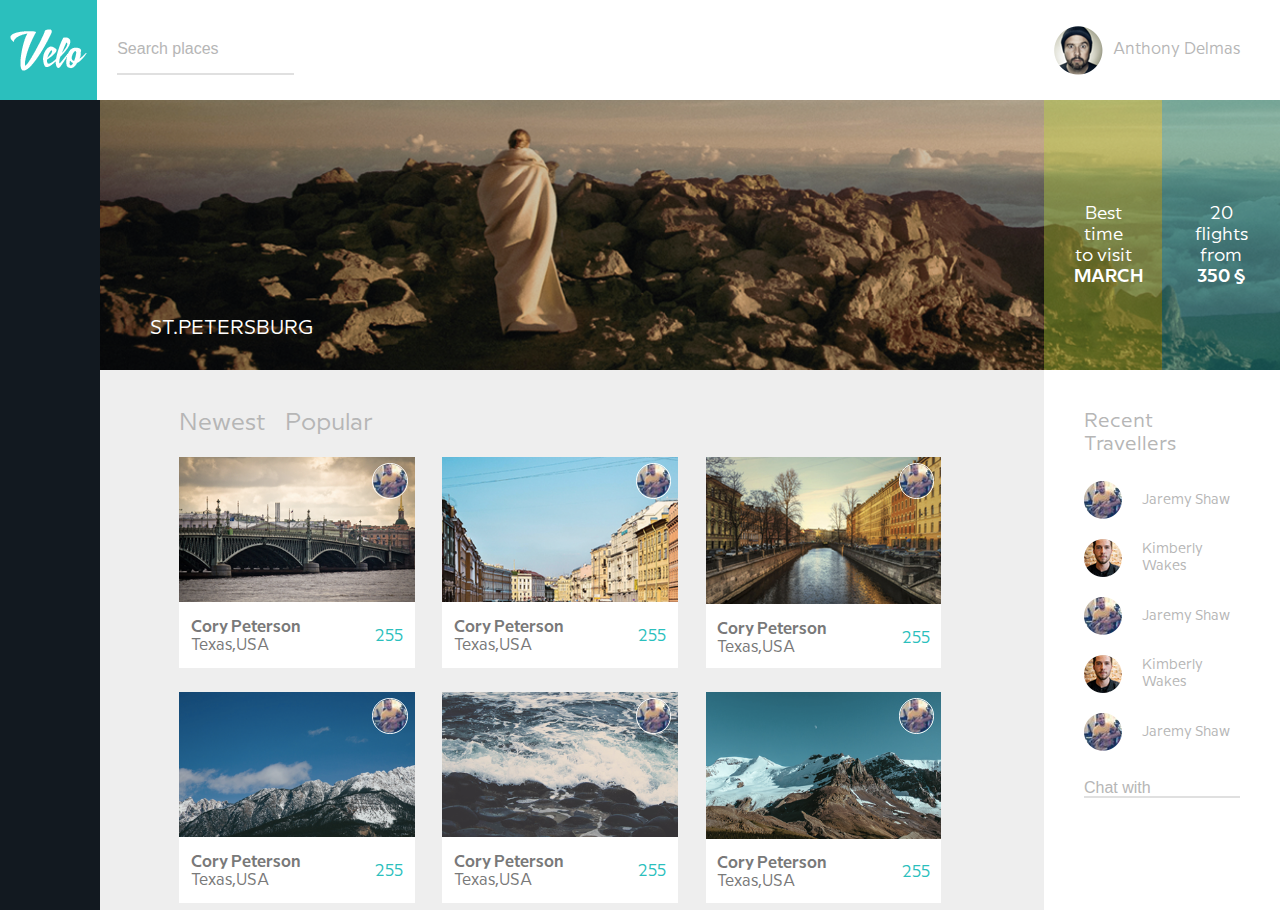
<file: index.html>
<!DOCTYPE html>
<html lang="en">
<head>
    <meta charset="UTF-8">
    <meta http-equiv="X-UA-Compatible" content="IE=edge">
    <meta name="viewport" content="width=device-width, initial-scale=1.0">
    <meta name="secription" >
    <link rel="stylesheet" href="grid_mq.css">
    <link rel="stylesheet" href="https://cdnjs.cloudflare.com/ajax/libs/font-awesome/6.0.0-beta2/css/all.min.css" integrity="sha512-YWzhKL2whUzgiheMoBFwW8CKV4qpHQAEuvilg9FAn5VJUDwKZZxkJNuGM4XkWuk94WCrrwslk8yWNGmY1EduTA==" crossorigin="anonymous" referrerpolicy="no-referrer" />

    <title>grid_mqauette</title>
</head>
<body>
    
        <!--__________Header__________*-->
        <header>
            
            <div class="logo"><img src="images/Velo-logo.png" alt="logo"></div>
            
            <section class="header_right" >

                <div class="search">
                    <input placeholder="Search places"></input>
                    <a href="#"><i class="fas fa-search"></i></a>
                 </div>

                <div class="compte">
                    <img src="images/Anthony-Delmas.png" alt="img_user">

                    <p>Anthony Delmas</p>

                    <a href="#"><i class="fas fa-power-off"></i></a>
                </div>

            </section>

        </header>

        <!--_______NAV______-->
        <nav class="nav_bar">
            <ul class="nav_top">
                <li><a href="#"><i class="fas fa-feather"></i></a></li>
                <li><a href="#"><i class="fas fa-globe-europe"></i></a></li>
                <li><a href="#"><i class="far fa-heart active"></i></a></li>
                <li class="chat" id="chat"><a href="#"><i class="far fa-comment-dots"></i></a></li>
                <li><a href="#"><i class="far fa-bookmark"></i></a></li>
                
                
            </ul>

            <ul class="nav_bottom">
                <li><a href="#"><i class="fas fa-briefcase"></i></a></li>
                <li><a href="#"><i class="fas fa-cog"></i></a></li>
            </ul>
        </nav>

        <!--_______MAIN_______-->
        <main>

             <!--Main_header-->
        <section class="main_header">

            <div class="position">
                <i class="fas fa-map-marker-alt"></i>
                <p>St.petersburg</p>
            </div>
            
            <div class="main_header_items">

                <div class="main_header_action">
                    <a href="#"><i class="far fa-clock"></i></a>
                    <p>Best time to visit <br> <span class="bold">MARCH</span></p>
                </div>

                <div class="main_header_action">
                    <a href="#"><i class="fas fa-plane"></i></a>
                    <p>20 flights from <br><span class="bold">350 §</span></p>
                </div>

            </div>
        </section>

        <!--MAin main-->
        <section class="main_main">

             
            <div class="main_cards">
                     <!--NAV_MAIN-->
                    <nav class="nav_main">
                        <ul class="nav_main_item">
                            <li ><a class="active" href="#">Newest</a></li>
                            <li><a href="#">Popular</a></li>
                        </ul>
        
                        <ul class="nav_main_item">
                            <li><a href="#"><i class="fas fa-images active"></i></a></li>
                            <li><a href="#"><i class="fas fa-video"></i></a></li>
                        </ul>
                        
                    </nav>
                    
                    <!--Cards-->
                    <section class="cards">
                        <!--card_item-->
                        <article class="card_item">
                            <img src="images/image1.png" alt="" titre="">

                            <img class="author" src="images/Jeremy-Shaw.png" alt="">

                            <footer class="card_bottom">
                                <div class="text_card">
                                    <h4>Cory Peterson</h4>
                                    <p>Texas,USA</p>
                                </div>
                                <div class="likes">
                                    <i class="far fa-heart"></i>
                                    <p>255</p>
                                </div>
                            </footer>
                            
                        </article>

                         <!--card_item-->
                        <article class="card_item">
                            <img src="images/image2.png" alt="" titre="">

                            <img class="author" src="images/Jeremy-Shaw.png" alt="">

                            <footer class="card_bottom">
                                <div class="text_card">
                                    <h4>Cory Peterson</h4>
                                    <p>Texas,USA</p>
                                </div>
                                <div class="likes">
                                    <i class="far fa-heart "></i>
                                    <p>255</p>
                                </div>
                            </footer>
                            
                        </article>

                        <!--card_item-->
                        <article class="card_item">
                            <img src="images/image3.png" alt="" titre="">

                            <img class="author" src="images/Jeremy-Shaw.png" alt="">

                            <footer class="card_bottom">
                                <div class="text_card">
                                    <h4>Cory Peterson</h4>
                                    <p>Texas,USA</p>
                                </div>
                                <div class="likes">
                                    <i class="far fa-heart"></i>
                                    <p>255</p>
                                </div>
                            </footer>
                            
                        </article>
                    <!-- </section> -->
                <!-- <section class="cards"> -->
                        <!--card_item-->
                        <article class="card_item">
                            <img src="images/image4.png" alt="" titre="">

                            <img class="author" src="images/Jeremy-Shaw.png" alt="">

                            <footer class="card_bottom">
                                <div class="text_card">
                                    <h4>Cory Peterson</h4>
                                    <p>Texas,USA</p>
                                </div>
                                <div class="likes">
                                    <i class="far fa-heart"></i>
                                    <p>255</p>
                                </div>
                            </footer>
                            
                        </article>

                          <!--card_item-->
                          <article class="card_item">
                            <img src="images/image5.png" alt="" titre="">

                            <img class="author" src="images/Jeremy-Shaw.png" alt="">

                            <footer class="card_bottom">
                                <div class="text_card">
                                    <h4>Cory Peterson</h4>
                                    <p>Texas,USA</p>
                                </div>
                                <div class="likes">
                                    <i class="far fa-heart"></i>
                                    <p>255</p>
                                </div>
                            </footer>
                            
                        </article>

                          <!--card_item-->
                          <article class="card_item last">
                            <img src="images/image6.png" alt="" titre="">

                            <img class="author" src="images/Jeremy-Shaw.png" alt="">

                            <footer class="card_bottom">
                                <div class="text_card">
                                    <h4>Cory Peterson</h4>
                                    <p>Texas,USA</p>
                                </div>
                                <div class="likes">
                                    <i class="far fa-heart"></i>
                                    <p>255</p>
                                </div>
                            </footer>
                            
                        </article>
                    </section>

            </div>
            <!--Aside-->
              <aside>
                  <h3>Recent Travellers 
                  </h3>
                  <section class="travelers" id="travellers">
                        <div class="user_card">
                            <div>
                                <img src="images/Jeremy-Shaw.png" alt="user">
                                <p>Jaremy Shaw</p>
                            </div>
                            <i class="fas fa-circle online"></i>
                        </div>

                        <div class="user_card">
                            <div> 
                                <img src="images/Kimberly-Wales.png" alt="user">
                                <p>Kimberly Wakes</p>
                            </div>
                           
                            <i class="fas fa-circle offline"></i>
                        </div>

                        <div class="user_card">
                            <div>
                                <img src="images/Jeremy-Shaw.png" alt="user">
                                <p>Jaremy Shaw</p>
                            </div>
                            
                            <i class="fas fa-circle online"></i>
                        </div>

                        <div class="user_card">
                            <div>
                                <img src="images/Kimberly-Wales.png" alt="user">
                                <p>Kimberly Wakes</p>
                            </div>
                            
                            <i class="fas fa-circle online"></i>
                        </div>

                        <div class="user_card">
                            <div>
                                <img src="images/Jeremy-Shaw.png" alt="user">
                                 <p>Jaremy Shaw</p>
                            </div>
                            
                            <i class="fas fa-circle underfined"></i>
                        </div>

                      

                        <div class="search">
                            <input placeholder="Chat with"></input>
                            <a href="#"><i class="fas fa-search"></i></a>
                         </div>

                  </section>
              </aside>
            
        </section>
          
            
        </main>
    <script src="app.js"></script>
</body>
</html>
</file>
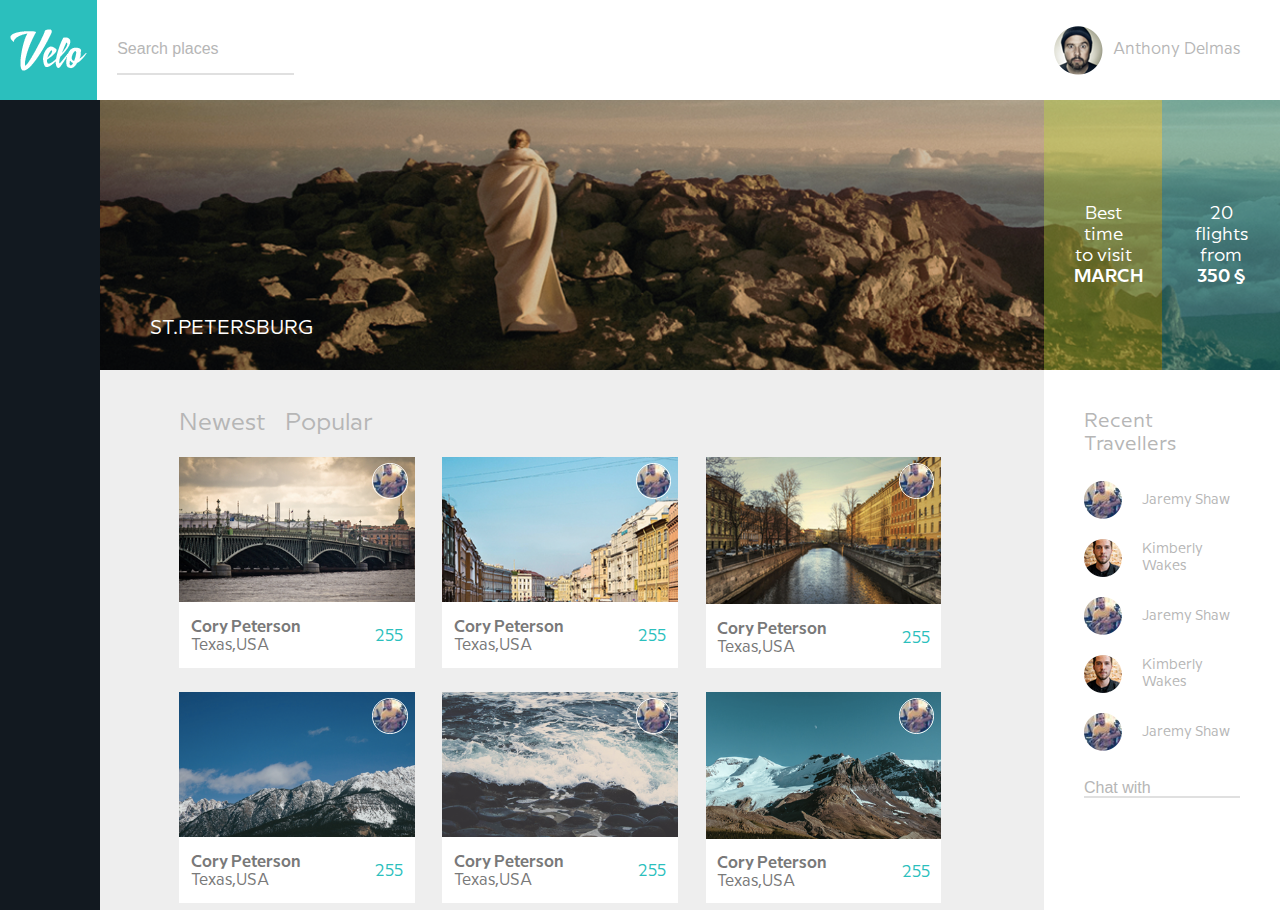
<file: grid_mq.html>
<!DOCTYPE html>
<html lang="en">
<head>
    <meta charset="UTF-8">
    <meta http-equiv="X-UA-Compatible" content="IE=edge">
    <meta name="viewport" content="width=device-width, initial-scale=1.0">
    <meta name="secription" >
    <link rel="stylesheet" href="grid_mq.css">
    <link rel="stylesheet" href="https://cdnjs.cloudflare.com/ajax/libs/font-awesome/6.0.0-beta2/css/all.min.css" integrity="sha512-YWzhKL2whUzgiheMoBFwW8CKV4qpHQAEuvilg9FAn5VJUDwKZZxkJNuGM4XkWuk94WCrrwslk8yWNGmY1EduTA==" crossorigin="anonymous" referrerpolicy="no-referrer" />

    <title>grid_mqauette</title>
</head>
<body>
    
        <!--__________Header__________*-->
        <header>
            
            <div class="logo"><img src="images/Velo-logo.png" alt="logo"></div>
            
            <section class="header_right" >

                <div class="search">
                    <input placeholder="Search places"></input>
                    <a href="#"><i class="fas fa-search"></i></a>
                 </div>

                <div class="compte">
                    <img src="images/Anthony-Delmas.png" alt="img_user">

                    <p>Anthony Delmas</p>

                    <a href="#"><i class="fas fa-power-off"></i></a>
                </div>

            </section>

        </header>

        <!--_______NAV______-->
        <nav class="nav_bar">
            <ul class="nav_top">
                <li><a href="#"><i class="fas fa-feather"></i></a></li>
                <li><a href="#"><i class="fas fa-globe-europe"></i></a></li>
                <li><a href="#"><i class="far fa-heart active"></i></a></li>
                <li class="chat" id="chat"><a href="#"><i class="far fa-comment-dots"></i></a></li>
                <li><a href="#"><i class="far fa-bookmark"></i></a></li>
                
                
            </ul>

            <ul class="nav_bottom">
                <li><a href="#"><i class="fas fa-briefcase"></i></a></li>
                <li><a href="#"><i class="fas fa-cog"></i></a></li>
            </ul>
        </nav>

        <!--_______MAIN_______-->
        <main>

             <!--Main_header-->
        <section class="main_header">

            <div class="position">
                <i class="fas fa-map-marker-alt"></i>
                <p>St.petersburg</p>
            </div>
            
            <div class="main_header_items">

                <div class="main_header_action">
                    <a href="#"><i class="far fa-clock"></i></a>
                    <p>Best time to visit <br> <span class="bold">MARCH</span></p>
                </div>

                <div class="main_header_action">
                    <a href="#"><i class="fas fa-plane"></i></a>
                    <p>20 flights from <br><span class="bold">350 §</span></p>
                </div>

            </div>
        </section>

        <!--MAin main-->
        <section class="main_main">

             
            <div class="main_cards">
                     <!--NAV_MAIN-->
                    <nav class="nav_main">
                        <ul class="nav_main_item">
                            <li ><a class="active" href="#">Newest</a></li>
                            <li><a href="#">Popular</a></li>
                        </ul>
        
                        <ul class="nav_main_item">
                            <li><a href="#"><i class="fas fa-images active"></i></a></li>
                            <li><a href="#"><i class="fas fa-video"></i></a></li>
                        </ul>
                        
                    </nav>
                    
                    <!--Cards-->
                    <section class="cards">
                        <!--card_item-->
                        <article class="card_item">
                            <img src="images/image1.png" alt="" titre="">

                            <img class="author" src="images/Jeremy-Shaw.png" alt="">

                            <footer class="card_bottom">
                                <div class="text_card">
                                    <h4>Cory Peterson</h4>
                                    <p>Texas,USA</p>
                                </div>
                                <div class="likes">
                                    <i class="far fa-heart"></i>
                                    <p>255</p>
                                </div>
                            </footer>
                            
                        </article>

                         <!--card_item-->
                        <article class="card_item">
                            <img src="images/image2.png" alt="" titre="">

                            <img class="author" src="images/Jeremy-Shaw.png" alt="">

                            <footer class="card_bottom">
                                <div class="text_card">
                                    <h4>Cory Peterson</h4>
                                    <p>Texas,USA</p>
                                </div>
                                <div class="likes">
                                    <i class="far fa-heart "></i>
                                    <p>255</p>
                                </div>
                            </footer>
                            
                        </article>

                        <!--card_item-->
                        <article class="card_item">
                            <img src="images/image3.png" alt="" titre="">

                            <img class="author" src="images/Jeremy-Shaw.png" alt="">

                            <footer class="card_bottom">
                                <div class="text_card">
                                    <h4>Cory Peterson</h4>
                                    <p>Texas,USA</p>
                                </div>
                                <div class="likes">
                                    <i class="far fa-heart"></i>
                                    <p>255</p>
                                </div>
                            </footer>
                            
                        </article>
                    <!-- </section> -->
                <!-- <section class="cards"> -->
                        <!--card_item-->
                        <article class="card_item">
                            <img src="images/image4.png" alt="" titre="">

                            <img class="author" src="images/Jeremy-Shaw.png" alt="">

                            <footer class="card_bottom">
                                <div class="text_card">
                                    <h4>Cory Peterson</h4>
                                    <p>Texas,USA</p>
                                </div>
                                <div class="likes">
                                    <i class="far fa-heart"></i>
                                    <p>255</p>
                                </div>
                            </footer>
                            
                        </article>

                          <!--card_item-->
                          <article class="card_item">
                            <img src="images/image5.png" alt="" titre="">

                            <img class="author" src="images/Jeremy-Shaw.png" alt="">

                            <footer class="card_bottom">
                                <div class="text_card">
                                    <h4>Cory Peterson</h4>
                                    <p>Texas,USA</p>
                                </div>
                                <div class="likes">
                                    <i class="far fa-heart"></i>
                                    <p>255</p>
                                </div>
                            </footer>
                            
                        </article>

                          <!--card_item-->
                          <article class="card_item last">
                            <img src="images/image6.png" alt="" titre="">

                            <img class="author" src="images/Jeremy-Shaw.png" alt="">

                            <footer class="card_bottom">
                                <div class="text_card">
                                    <h4>Cory Peterson</h4>
                                    <p>Texas,USA</p>
                                </div>
                                <div class="likes">
                                    <i class="far fa-heart"></i>
                                    <p>255</p>
                                </div>
                            </footer>
                            
                        </article>
                    </section>

            </div>
            <!--Aside-->
              <aside>
                  <h3>Recent Travellers 
                  </h3>
                  <section class="travelers" id="travellers">
                        <div class="user_card">
                            <div>
                                <img src="images/Jeremy-Shaw.png" alt="user">
                                <p>Jaremy Shaw</p>
                            </div>
                            <i class="fas fa-circle online"></i>
                        </div>

                        <div class="user_card">
                            <div> 
                                <img src="images/Kimberly-Wales.png" alt="user">
                                <p>Kimberly Wakes</p>
                            </div>
                           
                            <i class="fas fa-circle offline"></i>
                        </div>

                        <div class="user_card">
                            <div>
                                <img src="images/Jeremy-Shaw.png" alt="user">
                                <p>Jaremy Shaw</p>
                            </div>
                            
                            <i class="fas fa-circle online"></i>
                        </div>

                        <div class="user_card">
                            <div>
                                <img src="images/Kimberly-Wales.png" alt="user">
                                <p>Kimberly Wakes</p>
                            </div>
                            
                            <i class="fas fa-circle online"></i>
                        </div>

                        <div class="user_card">
                            <div>
                                <img src="images/Jeremy-Shaw.png" alt="user">
                                 <p>Jaremy Shaw</p>
                            </div>
                            
                            <i class="fas fa-circle underfined"></i>
                        </div>

                      

                        <div class="search">
                            <input placeholder="Chat with"></input>
                            <a href="#"><i class="fas fa-search"></i></a>
                         </div>

                  </section>
              </aside>
            
        </section>
          
            
        </main>
    <script src="app.js"></script>
</body>
</html>
</file>
<file: grid_mq.css>
@font-face {
    font-family: "Proxima Nova" ;
    src: url("fonts/Proxima-Nova-Regular.otf");
}
@font-face {
    font-family: "Proxima Nova Light";
    src: url("fonts/Proxima-Nova-Light.otf");
   
}
@font-face {
    font-family: "Proxima-Nova-Semibold";
    src: url("fonts/Proxima-Nova-SemiBold.otf");
    font-weight: 500;
}

*{
    margin: 0;
    padding: 0;
    box-sizing: border-box;
}
/*for all*/
a{
    text-decoration: none;  
}
li{
    list-style-type: none;
}
i{
    font-size: 20px;
}

body{
    height: 100vh;

    font-family: "Proxima Nova";

    display: grid;
    grid-template-columns: 100px 1fr;
    grid-template-rows: 100px 1fr;
    grid-template-areas:
    "header header "
    "nav_bar main"
    "nav_bar main ";

    /*variable*/
    --background_blue : #2bbfbd ;
    --color_active : #2bbfbd;
}
.active{
    color: var(--color_active)
}
.bold{
    font-family: "Proxima-Nova-Semibold";
    
}
/*__________Header__________*/
header{
    grid-area: header;

    display: flex;
    align-items: center;
}

/*___//LOGO//___*/
.logo{
    background-color: var(--background_blue) ;
    width: 100px;
    height: 100%;
    display: flex;
    align-items: center;
    justify-content: center;
    object-fit: cover;
}
/* .logo>img{
    width: 100%;
} */
/*___Search___*/
.header_right{
    width: 95%;
    padding: 20px;

    display: flex;
    justify-content: space-between;
}
.search{
    display: flex;
    justify-content: space-between;
    align-items: center;
   
    border-bottom: 2px solid #b6b6b66b ;
}
.search>a i{
    color: #b6b6b6;
    font-size: 20px;
}
.search>input{
    color: #b6b6b6;
    border: none;
}
.search>input::placeholder{
    font-size: 16px;
    color: #b6b6b6;
}
.search>input:focus{
   outline-width: 0;
}

/*___Compte___*/
.compte{
    color: #b6b6b6;
    
    display: flex;
    align-items: center;
}
.compte>*{
    margin-right: 10px;
}
.compte>a i{
    color: #b6b6b6;
    font-size: 20px;
}



/*____________NAV_____________*/
.nav_bar{
    grid-area: nav_bar;

    height: 90vh;
    background-color: #121920;
    padding: 25px;

    display: flex;
    flex-direction: column;
    justify-content: space-between;
    align-items: center;
}

ul>li{
     padding: 20px 0;
}
ul>li a{
    color: rgba(255, 255, 255, 0.356);
    
    font-size: 20px;
}
.chat{
    display: none;
}
.nav_bar>ul>li a:hover{
    color:var(--color_active);
}


/*____________________MAIN________________*/
main{
    grid-area: main;

    background-color: #eeeeee;
    
}
/*_____//MAIN_HEADER//_____*/

.main_header{
    height: 30vh;
    
    background-image: url("images/background-header.png");
    background-size: cover;

    position: relative;
}
/*___//Position//___*/
.position{
    position: absolute;
    bottom: 20px;
    left: 20px;
    color: white;
}
.position>*{
    padding: 10px;
}
.position p{
    display: inline-block;
    font-size: 20px;
    text-transform: uppercase;
}
/*___//Main_headre_inside//___*/
.main_header_items{
    height: 100%;

    display: flex;
    justify-content: flex-end;
}

.main_header_action{
    width: 10%;
    padding: 20px;
    background-color: #bddb3960 ;

    color: white;
    text-align: center;
    font-size: 18px;
    
    display: flex;
    flex-direction: column;
    justify-content: center;
}
.main_header_action>*{
    padding: 10px;
}
.main_header_action:nth-child(2){
    background-color: #2bbfbd5f;
}
.main_header_action i{
    font-size: 30px;
    color: white;
    opacity: 100%;
}



/*___//Main_Main//___*/
.main_main{
    width: 100%;
    height: 60vh; 
   
    background-color: #eeeeee;

    display: flex;
    justify-content: space-between;
    overflow: hidden;
  
}
/*___//Main cards//___*/
.main_cards{
    width: 80%;
    padding: 20px 3%;
    overflow: scroll;

    display: flex;
    flex-direction: column;
    align-items: center;
}
.main_cards::-webkit-scrollbar{
    display: none;
}
/*___//Nav main//___*/
.nav_main{
    width: 90%;
    background-color: #eeeeee;
    margin: 0 auto;
    display: flex;
    justify-content: space-between;   
}

.nav_main_item{
    display: flex;
}
.nav_main_item>li a{
    color: #b6b6b6;
    font-size: 24px;
    margin-right: 20px;
}

/*___//Cards//___*/
.cards{
    width: 90%;
    margin-bottom: 3%;

    display: flex;
    justify-content: space-between;
    flex-wrap: wrap; 
}
.cards::-webkit-scrollbar{
    display: none;
}
.card_item{
    width: calc(90%/3);
    margin-bottom: 3%;
    margin-right: 3%;
    background-color: white;

    position: relative;
}
.card_item>img{
    width:100%;
    object-fit:cover;
}
.card_item>.author{
    width: 15%;
    border:1px solid white;
    border-radius: 50%;

    position: absolute;
    right: 3%;
    top: 3%;
}
.card_bottom{
    padding:5%;

    display: flex;
    justify-content: space-between;
    align-items: center;

}
.text_card{
    color: #797979;
}

.likes{
    color: #2bbfbd;
    display: flex;
}
.likes i{
    margin-right: 10px;
}
h4{
    font-family: "Proxima-Nova-Semibold";
}
/*_____ASIDE_____*/
aside{
    width: 20%;
    padding: 40px;
    background-color: white;
    
}
aside h3{
    font-size: 20px;
    
    color: #b6b6b6;
    font-weight: 500;
}

/*User_card*/
.travelers{
    margin-top: 15px;
}
.travelers_open{
    display: block;
}
.user_card{
    width:100%;
    font-size: 16px;
    padding: 10px 0;
    
    display: flex;
    justify-content: space-between;
   align-items: center;
   
}

.user_card>img{
    width:45px;
    margin-right: 15px;
}
.user_card p{
    color: #b6b6b6;
    font-size: 14px;
    margin-left: 20px;
}
/* .user_card::after{
    content: '';
    width: 15px;
    height: 15px;
    background-color: #b6b6b6;
    border-radius: 50%;
    margin-left: 50px;
} */
.user_card>div{
    display: flex;
    align-items: center;
    justify-content: space-between;

}
.user_card>i{
    font-size: 15px;
}
.online{
    color: var(--color_active);
}
.offline{
    color: red;
}
.underfined{
    color: #b6b6b6;
}


.travelers>.search{
    margin-top:20px;
    width: 100%;
    border-bottom: 2px solid #b6b6b66b ;
    
    display: flex;
    justify-content: space-between;
}
.travelers>.serach>input{
  border: none;
}

/*________________Media MOBILE________________*/
@media screen and (max-width:480px){
    body{
        grid-template-columns: 1fr;
        grid-template-rows: 100px 1fr 10vh;
        grid-template-areas: 
        "header"
        "main"
        "nav_bar";
    }
    /*__________Header__________*/
   
    
    
    .header_right{
        width: 90%;
    }
    .compte{
        display: none;
    }
    /*___//Search//___*/
    .search{
        width: 100%;

        display: flex;
        justify-content: space-between ;
    }
    .search>a i{
       font-size: 15px;
   }

   .search>input::placeholder{
       font-size: 15px;
   }

  /*____________________MAIN________________*/
   .main_header{
    height: 20vh;
    background-position:start;

    position: relative;
   }
/*___//Position//___*/
   .position{
       left:5px;
       bottom: 5px;

       top:0;
       right: 0;
       
   }
   .position>*{
       padding: 5px;
   }
   .position p{
       font-size: 12px;
   }
   .position i{
       font-size: 15px;
   }
   /*___//Main_headre_inside//___*/
   .main_header_items{
       width: 100%;

       justify-content: center;
       align-items: flex-end;

       position: absolute;
       bottom:-25%;
       
   }
   .main_header_action{
    width: 50%;
    height: 50%;
    font-size: 14px;

    background-color: #b1cd32 
   }
   .main_header_action:nth-child(2){
    background-color: #2bbfbd;
}
   .main_header_action>*{
       padding: 2px;
   }
   .main_header_action i{
       font-size: 15px;
   }
   /*___//Main_Main//___*/

   .main_main{
       justify-content: center;
       height: 50vh;

       margin-top: 10%;
   }
   .main_cards{
       width: 95%;
   }
   /*___//Nav main//___*/
   .nav_main{
       width:100%;
   }

   .nav_main_item>li a{
       font-size: 15px;
       
   }
   /*___//Cards//___*/
   .cards{
       width: 100%;
       justify-content: center;
       flex-wrap: wrap;
   }
   .card_item{
       width:95%;
       margin-right: 0;
        margin-bottom: 20px;
   }

    aside{
        display: none;
    }

    /*____________NAV_____________*/
    .nav_bar{
        height: 100%;
        width: 100%;

        flex-direction: row;
        justify-content: center;

    }
    .nav_bottom{
        display: none;
    }
    .nav_top{
        width: 100%;
        display: flex;
        justify-content: space-between;
    }
    .chat{
        display: block;
    }
}
/*________________Media TABLETTE________________*/
@media screen and (min-device-width: 481px) and (max-device-width: 1024px){
    body{
        grid-template-columns: 1fr;
        grid-template-rows: 100px 1fr 10vh;
        grid-template-areas: 
        "header"
        "main"
        "nav_bar";
    }
    /*__________Header__________*/
   

    .header_right{
        width: 90%;
    }
    .compte{
        display: none;
    }
    /*___//Search//___*/
    .search{
        width: 100%;

        display: flex;
        justify-content: space-between ;
    }
    .search>a i{
       font-size: 15px;
   }

   .search>input::placeholder{
       font-size: 15px;
   }

  /*____________________MAIN________________*/
   .main_header{
    height: 20vh;
    background-position:start;

    position: relative;
   }
/*___//Position//___*/
   .position{
       left:5px;
       bottom: 5px;

       top:0;
       right: 0;
       
   }
   .position>*{
       padding: 5px;
   }
   .position p{
       font-size: 12px;
   }
   .position i{
       font-size: 15px;
   }
   /*___//Main_headre_inside//___*/
   .main_header_items{
       width: 100%;

       justify-content: center;
       align-items: flex-end;

       position: absolute;
       bottom:-28%;
       
   }
   .main_header_action{
    width: 50%;
    height: 50%;
    font-size: 14px;

    background-color: #b1cd32 
   }
   .main_header_action:nth-child(2){
    background-color: #2bbfbd;
}
   .main_header_action>*{
       padding: 2px;
   }
   .main_header_action i{
       font-size: 15px;
   }
   /*___//Main_Main//___*/

   .main_main{
       justify-content: center;
       height: 50vh;

       margin-top: 8%;
   }
   .main_cards{
       width: 95%;
   }
   /*___//Nav main//___*/
   .nav_main{
       width:100%;
   }

   .nav_main_item>li a{
       font-size: 15px;
       
   }
   /*___//Cards//___*/
   .cards{
       width: 100%;
       justify-content: center;
       flex-wrap: wrap;
   }
   .card_item{
       width:45%;
       margin-right: 10px;
        margin-bottom: 20px;
   }


    aside{
        display: none;
    }

    /*____________NAV_____________*/
    .nav_bar{
        height: 100%;
        width: 100%;

        flex-direction: row;
        justify-content: center;

    }
    .nav_bottom{
        display: none;
    }
    .nav_top{
        width: 100%;
        display: flex;
        justify-content: space-between;
    }
    .chat{
        display: block;
    }
}
</file>
